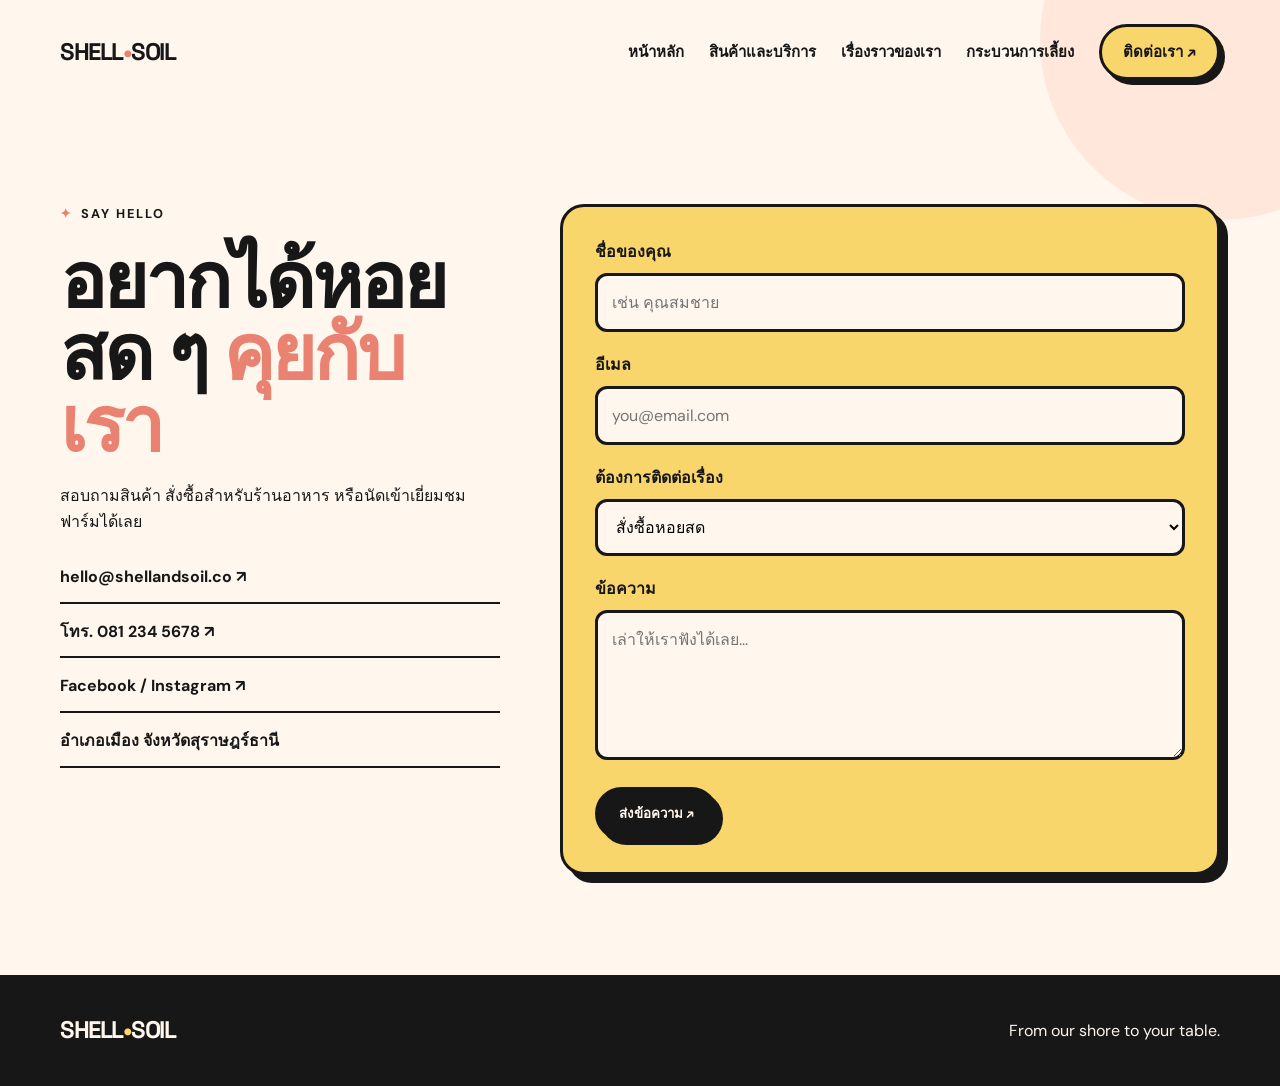
<file: contact.html>
<!DOCTYPE html>
<html lang="th">
<head>
  <meta charset="UTF-8">
  <meta name="viewport" content="width=device-width, initial-scale=1.0">
  <title>ติดต่อเรา — Shell & Soil</title>
  <link rel="stylesheet" href="style.css">
</head>
<body>

<header class="site-header">
  <div class="container navbar">
    <a href="index.html" class="logo">SHELL<span>•</span>SOIL</a>
    <button class="menu-toggle">☰</button>

    <nav class="nav-links">
      <a href="index.html">หน้าหลัก</a>
      <a href="services.html">สินค้าและบริการ</a>
      <a href="work.html">เรื่องราวของเรา</a>
      <a href="process.html">กระบวนการเลี้ยง</a>
      <a href="contact.html" class="active btn yellow">ติดต่อเรา ↗</a>
    </nav>
  </div>
</header>

<main>
  <section class="section">
    <div class="container contact-layout">
      <div class="contact-info reveal">
        <div class="eyebrow">Say hello</div>
        <h2>อยากได้หอยสด ๆ <em>คุยกับเรา</em></h2>
        <p>สอบถามสินค้า สั่งซื้อสำหรับร้านอาหาร หรือนัดเข้าเยี่ยมชมฟาร์มได้เลย</p>

        <ul class="contact-list">
          <li>hello@shellandsoil.co ↗</li>
          <li>โทร. 081 234 5678 ↗</li>
          <li>Facebook / Instagram ↗</li>
          <li>อำเภอเมือง จังหวัดสุราษฎร์ธานี</li>
        </ul>
      </div>

      <form class="contact-form reveal">
        <div class="form-group">
          <label for="name">ชื่อของคุณ</label>
          <input id="name" type="text" placeholder="เช่น คุณสมชาย" required>
        </div>

        <div class="form-group">
          <label for="email">อีเมล</label>
          <input id="email" type="email" placeholder="you@email.com" required>
        </div>

        <div class="form-group">
          <label for="topic">ต้องการติดต่อเรื่อง</label>
          <select id="topic">
            <option>สั่งซื้อหอยสด</option>
            <option>สั่งซื้อสำหรับร้านอาหาร</option>
            <option>เยี่ยมชมฟาร์ม</option>
            <option>สอบถามข้อมูลทั่วไป</option>
          </select>
        </div>

        <div class="form-group">
          <label for="message">ข้อความ</label>
          <textarea id="message" placeholder="เล่าให้เราฟังได้เลย..." required></textarea>
        </div>

        <button type="submit" class="btn black">ส่งข้อความ ↗</button>
      </form>
    </div>
  </section>
</main>

<footer class="footer">
  <div class="container footer-inner">
    <div class="logo">SHELL<span>•</span>SOIL</div>
    <p>From our shore to your table.</p>
  </div>
</footer>

<script src="script.js"></script>
</body>
</html>
</file>
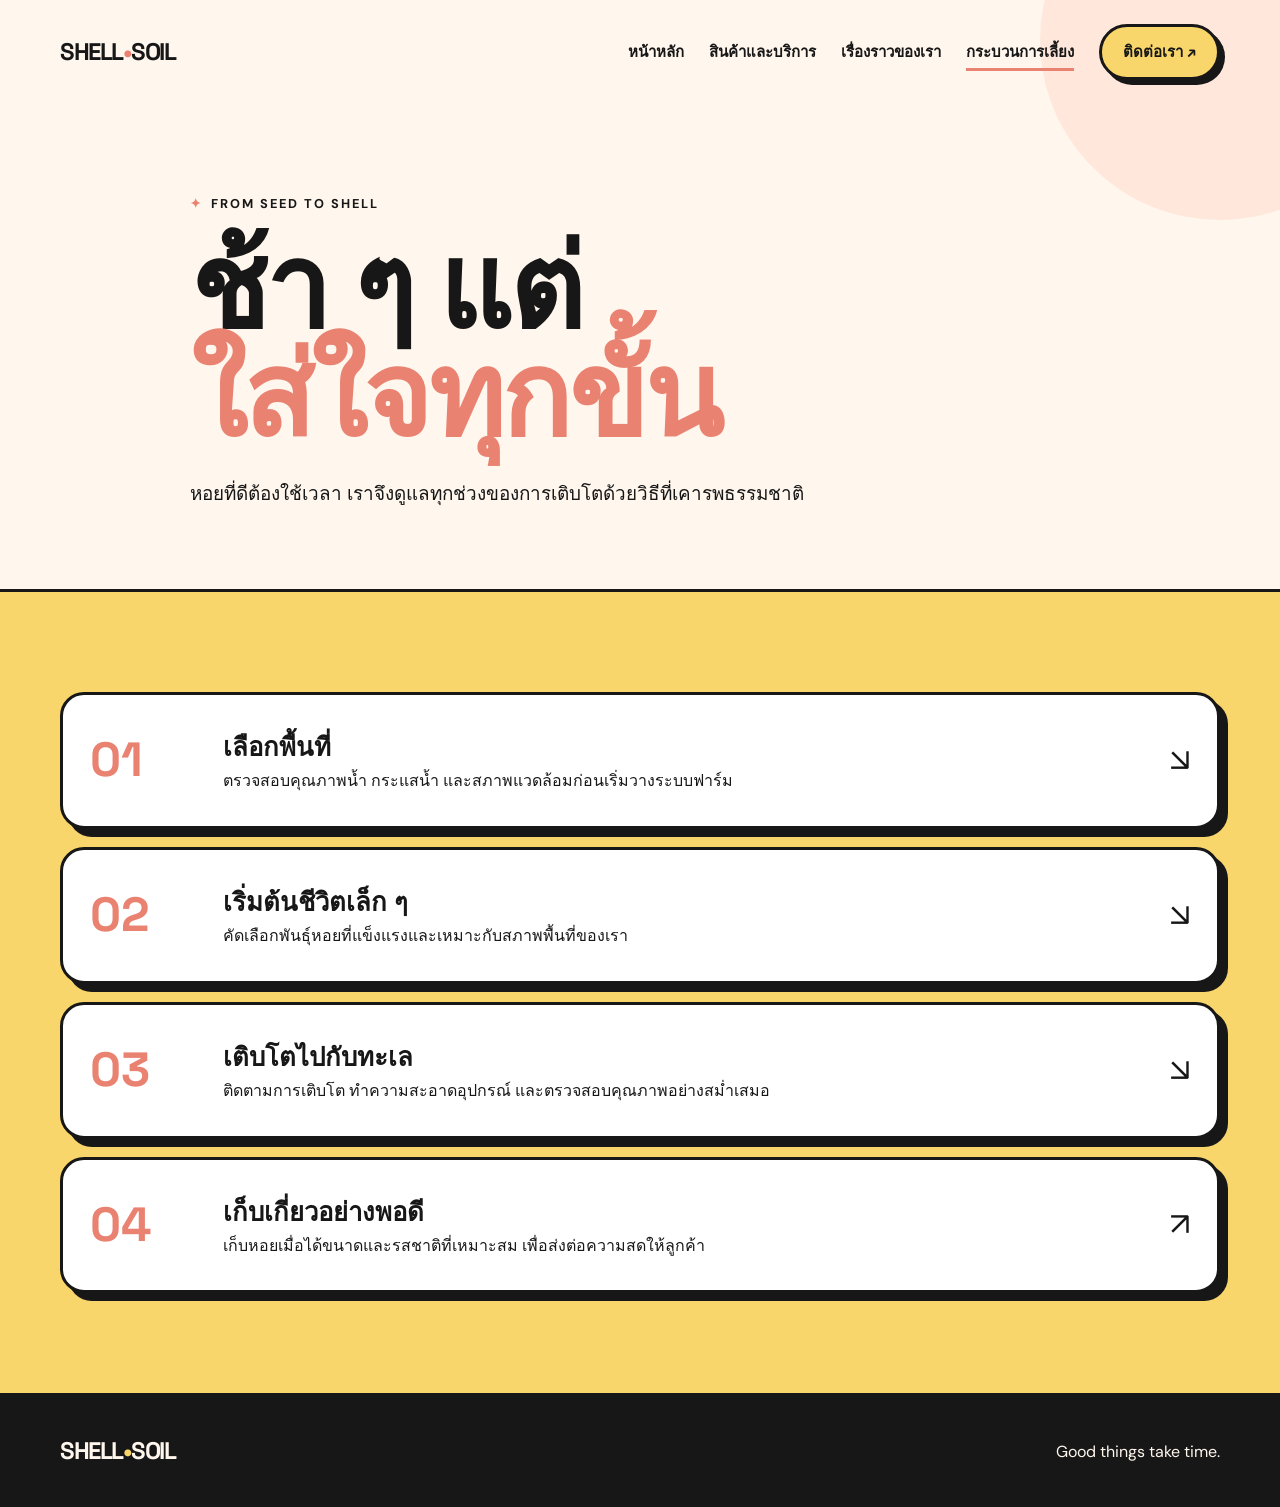
<file: process.html>
<!DOCTYPE html>
<html lang="th">
<head>
  <meta charset="UTF-8">
  <meta name="viewport" content="width=device-width, initial-scale=1.0">
  <title>กระบวนการเลี้ยง — Shell & Soil</title>
  <link rel="stylesheet" href="style.css">
</head>
<body>

<header class="site-header">
  <div class="container navbar">
    <a href="index.html" class="logo">SHELL<span>•</span>SOIL</a>
    <button class="menu-toggle">☰</button>

    <nav class="nav-links">
      <a href="index.html">หน้าหลัก</a>
      <a href="services.html">สินค้าและบริการ</a>
      <a href="work.html">เรื่องราวของเรา</a>
      <a href="process.html" class="active">กระบวนการเลี้ยง</a>
      <a href="contact.html" class="btn yellow">ติดต่อเรา ↗</a>
    </nav>
  </div>
</header>

<main>
  <section class="container page-hero reveal">
    <div class="eyebrow">From seed to shell</div>
    <h1>ช้า ๆ แต่<br><em>ใส่ใจทุกขั้น</em></h1>
    <p>หอยที่ดีต้องใช้เวลา เราจึงดูแลทุกช่วงของการเติบโตด้วยวิธีที่เคารพธรรมชาติ</p>
  </section>

  <section class="section yellow">
    <div class="container steps">
      <article class="step reveal">
        <div class="step-number">01</div>
        <div>
          <h3>เลือกพื้นที่</h3>
          <p>ตรวจสอบคุณภาพน้ำ กระแสน้ำ และสภาพแวดล้อมก่อนเริ่มวางระบบฟาร์ม</p>
        </div>
        <div class="step-arrow">↘</div>
      </article>

      <article class="step reveal">
        <div class="step-number">02</div>
        <div>
          <h3>เริ่มต้นชีวิตเล็ก ๆ</h3>
          <p>คัดเลือกพันธุ์หอยที่แข็งแรงและเหมาะกับสภาพพื้นที่ของเรา</p>
        </div>
        <div class="step-arrow">↘</div>
      </article>

      <article class="step reveal">
        <div class="step-number">03</div>
        <div>
          <h3>เติบโตไปกับทะเล</h3>
          <p>ติดตามการเติบโต ทำความสะอาดอุปกรณ์ และตรวจสอบคุณภาพอย่างสม่ำเสมอ</p>
        </div>
        <div class="step-arrow">↘</div>
      </article>

      <article class="step reveal">
        <div class="step-number">04</div>
        <div>
          <h3>เก็บเกี่ยวอย่างพอดี</h3>
          <p>เก็บหอยเมื่อได้ขนาดและรสชาติที่เหมาะสม เพื่อส่งต่อความสดให้ลูกค้า</p>
        </div>
        <div class="step-arrow">↗</div>
      </article>
    </div>
  </section>
</main>

<footer class="footer">
  <div class="container footer-inner">
    <div class="logo">SHELL<span>•</span>SOIL</div>
    <p>Good things take time.</p>
  </div>
</footer>

<script src="script.js"></script>
</body>
</html>
</file>
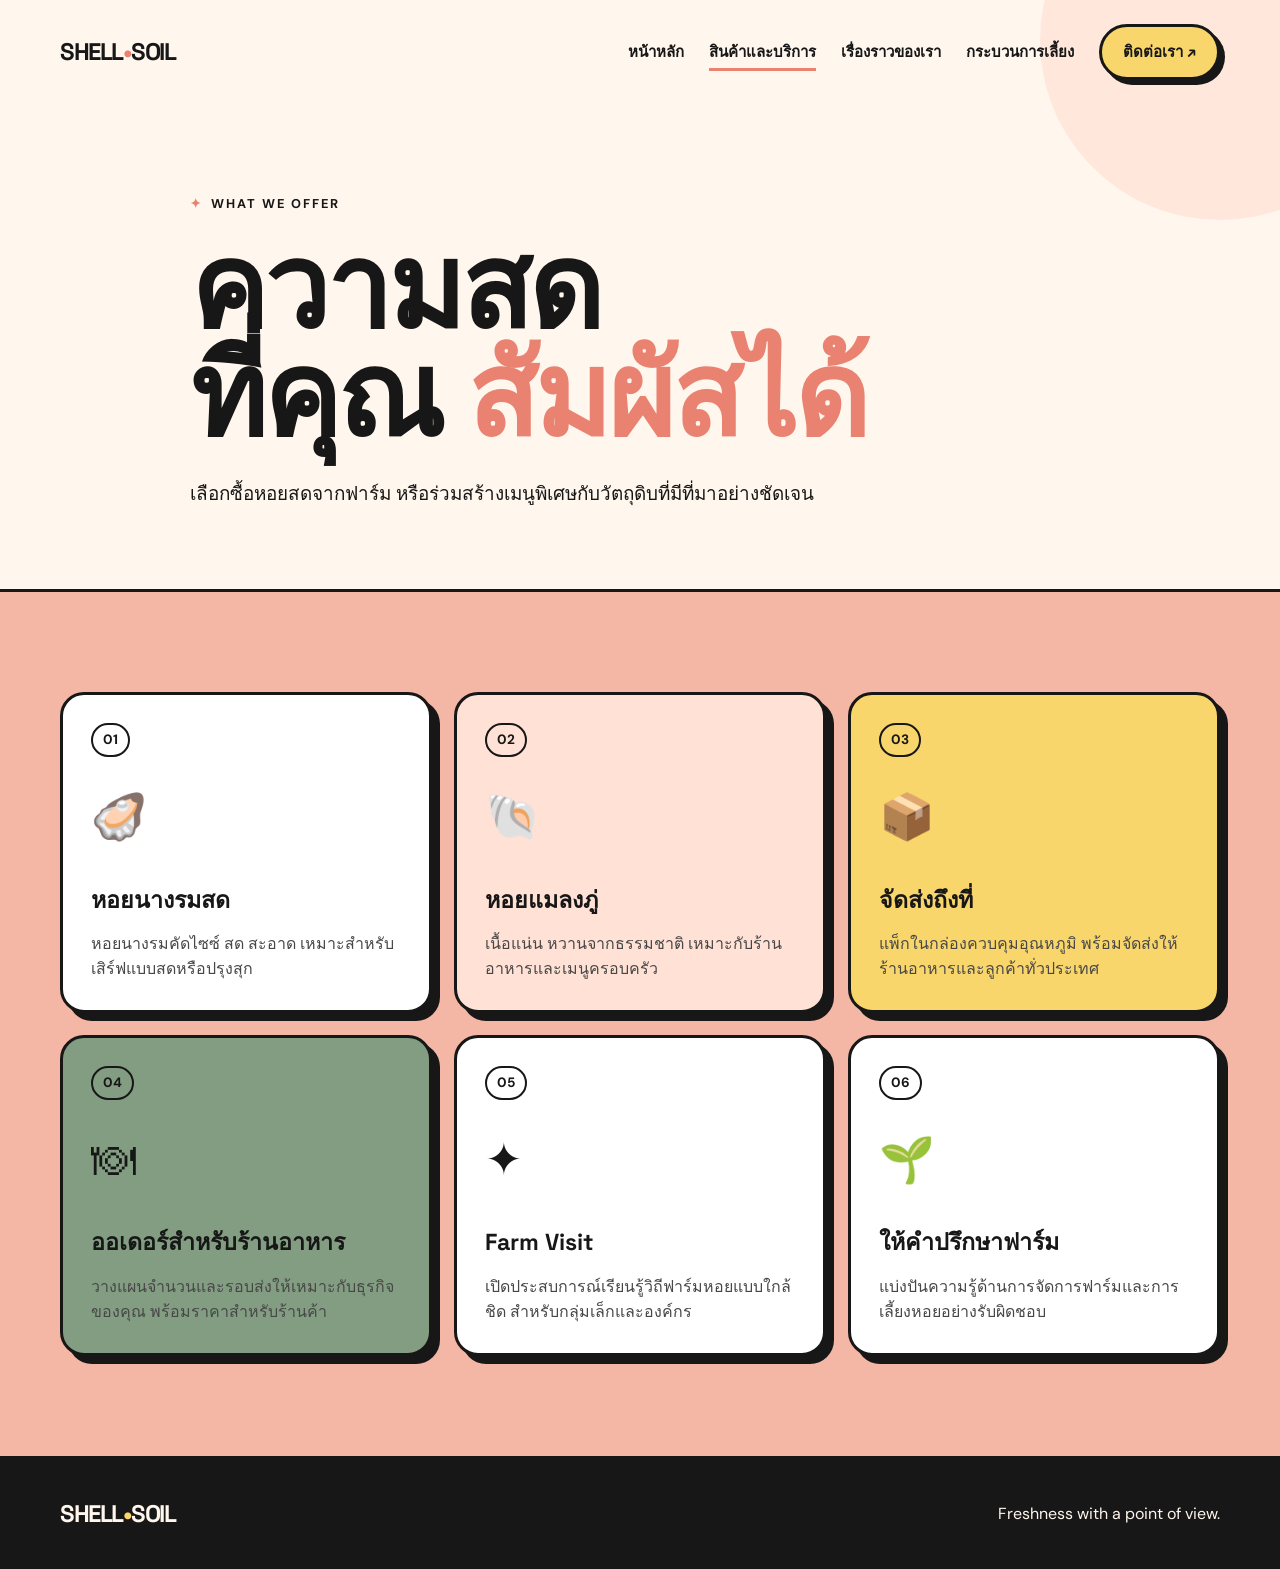
<file: services.html>
<!DOCTYPE html>
<html lang="th">
<head>
  <meta charset="UTF-8">
  <meta name="viewport" content="width=device-width, initial-scale=1.0">
  <title>สินค้าและบริการ — Shell & Soil</title>
  <link rel="stylesheet" href="style.css">
</head>
<body>

<header class="site-header">
  <div class="container navbar">
    <a href="index.html" class="logo">SHELL<span>•</span>SOIL</a>
    <button class="menu-toggle">☰</button>

    <nav class="nav-links">
      <a href="index.html">หน้าหลัก</a>
      <a href="services.html" class="active">สินค้าและบริการ</a>
      <a href="work.html">เรื่องราวของเรา</a>
      <a href="process.html">กระบวนการเลี้ยง</a>
      <a href="contact.html" class="btn yellow">ติดต่อเรา ↗</a>
    </nav>
  </div>
</header>

<main>
  <section class="container page-hero reveal">
    <div class="eyebrow">What we offer</div>
    <h1>ความสด<br>ที่คุณ <em>สัมผัสได้</em></h1>
    <p>เลือกซื้อหอยสดจากฟาร์ม หรือร่วมสร้างเมนูพิเศษกับวัตถุดิบที่มีที่มาอย่างชัดเจน</p>
  </section>

  <section class="section peach">
    <div class="container service-grid">
      <article class="card reveal">
        <span class="number">01</span>
        <div class="card-icon">🦪</div>
        <h3>หอยนางรมสด</h3>
        <p>หอยนางรมคัดไซซ์ สด สะอาด เหมาะสำหรับเสิร์ฟแบบสดหรือปรุงสุก</p>
      </article>

      <article class="card reveal">
        <span class="number">02</span>
        <div class="card-icon">🐚</div>
        <h3>หอยแมลงภู่</h3>
        <p>เนื้อแน่น หวานจากธรรมชาติ เหมาะกับร้านอาหารและเมนูครอบครัว</p>
      </article>

      <article class="card reveal">
        <span class="number">03</span>
        <div class="card-icon">📦</div>
        <h3>จัดส่งถึงที่</h3>
        <p>แพ็กในกล่องควบคุมอุณหภูมิ พร้อมจัดส่งให้ร้านอาหารและลูกค้าทั่วประเทศ</p>
      </article>

      <article class="card reveal">
        <span class="number">04</span>
        <div class="card-icon">🍽</div>
        <h3>ออเดอร์สำหรับร้านอาหาร</h3>
        <p>วางแผนจำนวนและรอบส่งให้เหมาะกับธุรกิจของคุณ พร้อมราคาสำหรับร้านค้า</p>
      </article>

      <article class="card reveal">
        <span class="number">05</span>
        <div class="card-icon">✦</div>
        <h3>Farm Visit</h3>
        <p>เปิดประสบการณ์เรียนรู้วิถีฟาร์มหอยแบบใกล้ชิด สำหรับกลุ่มเล็กและองค์กร</p>
      </article>

      <article class="card reveal">
        <span class="number">06</span>
        <div class="card-icon">🌱</div>
        <h3>ให้คำปรึกษาฟาร์ม</h3>
        <p>แบ่งปันความรู้ด้านการจัดการฟาร์มและการเลี้ยงหอยอย่างรับผิดชอบ</p>
      </article>
    </div>
  </section>
</main>

<footer class="footer">
  <div class="container footer-inner">
    <div class="logo">SHELL<span>•</span>SOIL</div>
    <p>Freshness with a point of view.</p>
  </div>
</footer>

<script src="script.js"></script>
</body>
</html>
</file>
<file: style.css>
@import url('https://fonts.googleapis.com/css2?family=DM+Sans:wght@400;500;700&family=Space+Grotesk:wght@500;600;700&display=swap');

:root {
  --peach: #f5b7a5;
  --peach-light: #ffe1d5;
  --peach-dark: #e98271;
  --cream: #fff6ed;
  --yellow: #f9d66b;
  --green: #829d82;
  --black: #171717;
  --white: #ffffff;
  --border: 3px solid var(--black);
  --shadow: 8px 8px 0 var(--black);
  --radius: 24px;
}

* {
  box-sizing: border-box;
  margin: 0;
  padding: 0;
}

html {
  scroll-behavior: smooth;
}

body {
  color: var(--black);
  background: var(--cream);
  font-family: "DM Sans", sans-serif;
  line-height: 1.6;
  overflow-x: hidden;
}

body::before {
  content: "";
  position: fixed;
  width: 360px;
  height: 360px;
  top: -140px;
  right: -120px;
  z-index: -1;
  opacity: .7;
  background: var(--peach-light);
  border-radius: 50%;
}

h1,
h2,
h3,
.logo,
.btn {
  font-family: "Space Grotesk", sans-serif;
}

h1,
h2 {
  line-height: .94;
  letter-spacing: -3px;
}

a {
  color: inherit;
  text-decoration: none;
}

img {
  display: block;
  width: 100%;
}

.container {
  width: min(1160px, calc(100% - 40px));
  margin-inline: auto;
}

.site-header {
  position: relative;
  z-index: 20;
  padding: 24px 0;
}

.navbar {
  display: flex;
  justify-content: space-between;
  align-items: center;
  gap: 24px;
}

.logo {
  font-size: 1.5rem;
  font-weight: 700;
  letter-spacing: -1.5px;
}

.logo span {
  color: var(--peach-dark);
}

.nav-links {
  display: flex;
  align-items: center;
  gap: 25px;
  font-weight: 700;
  font-size: .94rem;
}

.nav-links a:not(.btn) {
  position: relative;
}

.nav-links a:not(.btn)::after {
  content: "";
  position: absolute;
  left: 0;
  bottom: -7px;
  width: 0;
  height: 3px;
  background: var(--peach-dark);
  transition: .25s ease;
}

.nav-links a:hover::after,
.nav-links a.active::after {
  width: 100%;
}

.menu-toggle {
  display: none;
  padding: 8px 12px;
  border: var(--border);
  background: var(--yellow);
  box-shadow: 4px 4px 0 var(--black);
  cursor: pointer;
  font-size: 1.2rem;
}

.btn {
  display: inline-flex;
  align-items: center;
  justify-content: center;
  gap: 8px;
  padding: 13px 21px;
  border: var(--border);
  border-radius: 999px;
  background: var(--peach-dark);
  font-weight: 700;
  box-shadow: 5px 5px 0 var(--black);
  transition: .2s ease;
  cursor: pointer;
}

.btn:hover {
  transform: translate(3px, 3px);
  box-shadow: 2px 2px 0 var(--black);
}

.btn.yellow {
  background: var(--yellow);
}

.btn.black {
  color: var(--cream);
  background: var(--black);
}

.hero {
  display: grid;
  grid-template-columns: 1fr .9fr;
  align-items: center;
  gap: 70px;
  min-height: 650px;
  padding: 60px 0 100px;
}

.eyebrow {
  margin-bottom: 20px;
  text-transform: uppercase;
  font-size: .8rem;
  font-weight: 700;
  letter-spacing: 2px;
}

.eyebrow::before {
  content: "✦";
  margin-right: 8px;
  color: var(--peach-dark);
}

.hero h1 {
  max-width: 700px;
  font-size: clamp(4rem, 8vw, 7.8rem);
}

.hero h1 em,
.page-hero h1 em,
.contact-info h2 em {
  color: var(--peach-dark);
  font-style: normal;
}

.hero-copy {
  max-width: 550px;
  margin: 28px 0;
  font-size: 1.1rem;
}

.actions {
  display: flex;
  flex-wrap: wrap;
  gap: 16px;
}

.hero-art {
  position: relative;
  min-height: 500px;
}

.collage-photo {
  position: absolute;
  z-index: 3;
  top: 70px;
  right: 8%;
  width: 72%;
  height: 390px;
  object-fit: cover;
  border: var(--border);
  border-radius: 48% 52% 35% 65%;
  box-shadow: var(--shadow);
  transform: rotate(6deg);
}

.abstract {
  position: absolute;
  border: var(--border);
}

.abstract.one {
  top: 10px;
  left: 0;
  width: 190px;
  height: 190px;
  background: var(--yellow);
  border-radius: 50%;
}

.abstract.two {
  right: 0;
  bottom: 5px;
  width: 170px;
  height: 170px;
  background: var(--peach-light);
  border-radius: 28px;
  transform: rotate(18deg);
}

.abstract.three {
  bottom: 20px;
  left: 20%;
  width: 125px;
  height: 125px;
  background: var(--black);
  border-radius: 50%;
}

.sticker {
  position: absolute;
  z-index: 4;
  top: 245px;
  left: 4%;
  width: 180px;
  padding: 17px;
  background: var(--cream);
  border: var(--border);
  box-shadow: 6px 6px 0 var(--black);
  font-weight: 700;
  transform: rotate(-9deg);
}

.section {
  padding: 100px 0;
}

.section.peach {
  background: var(--peach);
  border-block: var(--border);
}

.section.green {
  background: var(--green);
  border-block: var(--border);
}

.section.yellow {
  background: var(--yellow);
  border-block: var(--border);
}

.section-heading {
  display: flex;
  align-items: end;
  justify-content: space-between;
  gap: 30px;
  margin-bottom: 45px;
}

.section-heading h2 {
  max-width: 700px;
  font-size: clamp(3rem, 6vw, 5.5rem);
}

.section-heading p {
  max-width: 350px;
}

.service-grid,
.work-grid {
  display: grid;
  grid-template-columns: repeat(3, 1fr);
  gap: 22px;
}

.card {
  padding: 28px;
  background: var(--white);
  border: var(--border);
  border-radius: var(--radius);
  box-shadow: var(--shadow);
  transition: .25s ease;
}

.card:hover {
  transform: translateY(-8px) rotate(-1deg);
  box-shadow: 12px 14px 0 var(--black);
}

.card:nth-child(2) {
  background: var(--peach-light);
}

.card:nth-child(3) {
  background: var(--yellow);
}

.card:nth-child(4) {
  background: var(--green);
}

.card-icon {
  margin-bottom: 28px;
  font-size: 2.8rem;
}

.card h3 {
  margin-bottom: 12px;
  font-size: 1.45rem;
}

.card p {
  color: #474747;
}

.number {
  display: inline-block;
  margin-bottom: 25px;
  padding: 4px 10px;
  border: 2px solid var(--black);
  border-radius: 999px;
  font-size: .85rem;
  font-weight: 700;
}

.marquee {
  overflow: hidden;
  padding: 18px 0;
  color: var(--cream);
  background: var(--black);
  border-block: var(--border);
  white-space: nowrap;
  font-family: "Space Grotesk", sans-serif;
  font-size: 1.4rem;
  font-weight: 700;
}

.marquee div {
  display: inline-block;
  animation: marquee 18s linear infinite;
}

@keyframes marquee {
  to {
    transform: translateX(-50%);
  }
}

.page-hero {
  max-width: 900px;
  padding: 90px 0 80px;
}

.page-hero h1 {
  font-size: clamp(4rem, 9vw, 8.4rem);
}

.page-hero p {
  max-width: 650px;
  margin-top: 28px;
  font-size: 1.18rem;
}

.work-card {
  overflow: hidden;
  padding: 0;
}

.work-image {
  height: 270px;
  object-fit: cover;
  border-bottom: var(--border);
  transition: .4s ease;
}

.work-card:hover .work-image {
  transform: scale(1.06) rotate(1deg);
}

.work-info {
  padding: 24px;
}

.work-info h3 {
  font-size: 1.5rem;
}

.tags {
  display: flex;
  flex-wrap: wrap;
  gap: 8px;
  margin-top: 15px;
}

.tag {
  padding: 4px 10px;
  border: 2px solid var(--black);
  border-radius: 999px;
  font-size: .8rem;
  font-weight: 700;
}

.steps {
  display: grid;
  gap: 18px;
}

.step {
  display: grid;
  grid-template-columns: 105px 1fr auto;
  align-items: center;
  gap: 28px;
  padding: 27px;
  background: var(--white);
  border: var(--border);
  border-radius: var(--radius);
  box-shadow: var(--shadow);
  transition: .25s ease;
}

.step:hover {
  transform: translateX(8px);
}

.step-number {
  color: var(--peach-dark);
  font-family: "Space Grotesk", sans-serif;
  font-size: 3rem;
  font-weight: 700;
}

.step h3 {
  font-size: 1.6rem;
}

.step-arrow {
  font-size: 2rem;
}

.contact-layout {
  display: grid;
  grid-template-columns: .8fr 1.2fr;
  align-items: start;
  gap: 60px;
}

.contact-info h2 {
  margin-bottom: 22px;
  font-size: clamp(3rem, 6vw, 5.5rem);
}

.contact-list {
  display: grid;
  gap: 15px;
  margin-top: 30px;
  list-style: none;
  font-weight: 700;
}

.contact-list li {
  padding-bottom: 12px;
  border-bottom: 2px solid var(--black);
}

.contact-form {
  padding: 32px;
  background: var(--yellow);
  border: var(--border);
  border-radius: var(--radius);
  box-shadow: var(--shadow);
}

.form-group {
  margin-bottom: 20px;
}

label {
  display: block;
  margin-bottom: 8px;
  font-weight: 700;
}

input,
textarea,
select {
  width: 100%;
  padding: 14px;
  outline: none;
  border: var(--border);
  border-radius: 12px;
  background: var(--cream);
  font: inherit;
}

input:focus,
textarea:focus,
select:focus {
  box-shadow: 4px 4px 0 var(--black);
}

textarea {
  min-height: 150px;
  resize: vertical;
}

.footer {
  padding: 36px 0;
  color: var(--cream);
  background: var(--black);
}

.footer-inner {
  display: flex;
  align-items: center;
  justify-content: space-between;
  gap: 20px;
}

.footer .logo span {
  color: var(--yellow);
}

.reveal {
  opacity: 0;
  transform: translateY(24px);
  transition: .7s ease;
}

.reveal.show {
  opacity: 1;
  transform: translateY(0);
}

@media (max-width: 800px) {
  .container {
    width: min(100% - 28px, 1160px);
  }

  .menu-toggle {
    display: block;
  }

  .nav-links {
    position: absolute;
    top: 78px;
    left: 14px;
    right: 14px;
    display: none;
    flex-direction: column;
    align-items: stretch;
    padding: 24px;
    background: var(--cream);
    border: var(--border);
    box-shadow: var(--shadow);
  }

  .nav-links.open {
    display: flex;
  }

  .hero {
    grid-template-columns: 1fr;
    gap: 20px;
    padding-top: 40px;
  }

  .hero-art {
    min-height: 390px;
  }

  .collage-photo {
    height: 300px;
  }

  .service-grid,
  .work-grid,
  .contact-layout {
    grid-template-columns: 1fr;
  }

  .section-heading {
    display: block;
  }

  .section-heading p {
    margin-top: 18px;
  }

  .step {
    grid-template-columns: 65px 1fr;
  }

  .step-arrow {
    display: none;
  }

  .footer-inner {
    align-items: flex-start;
    flex-direction: column;
  }
}
</file>
